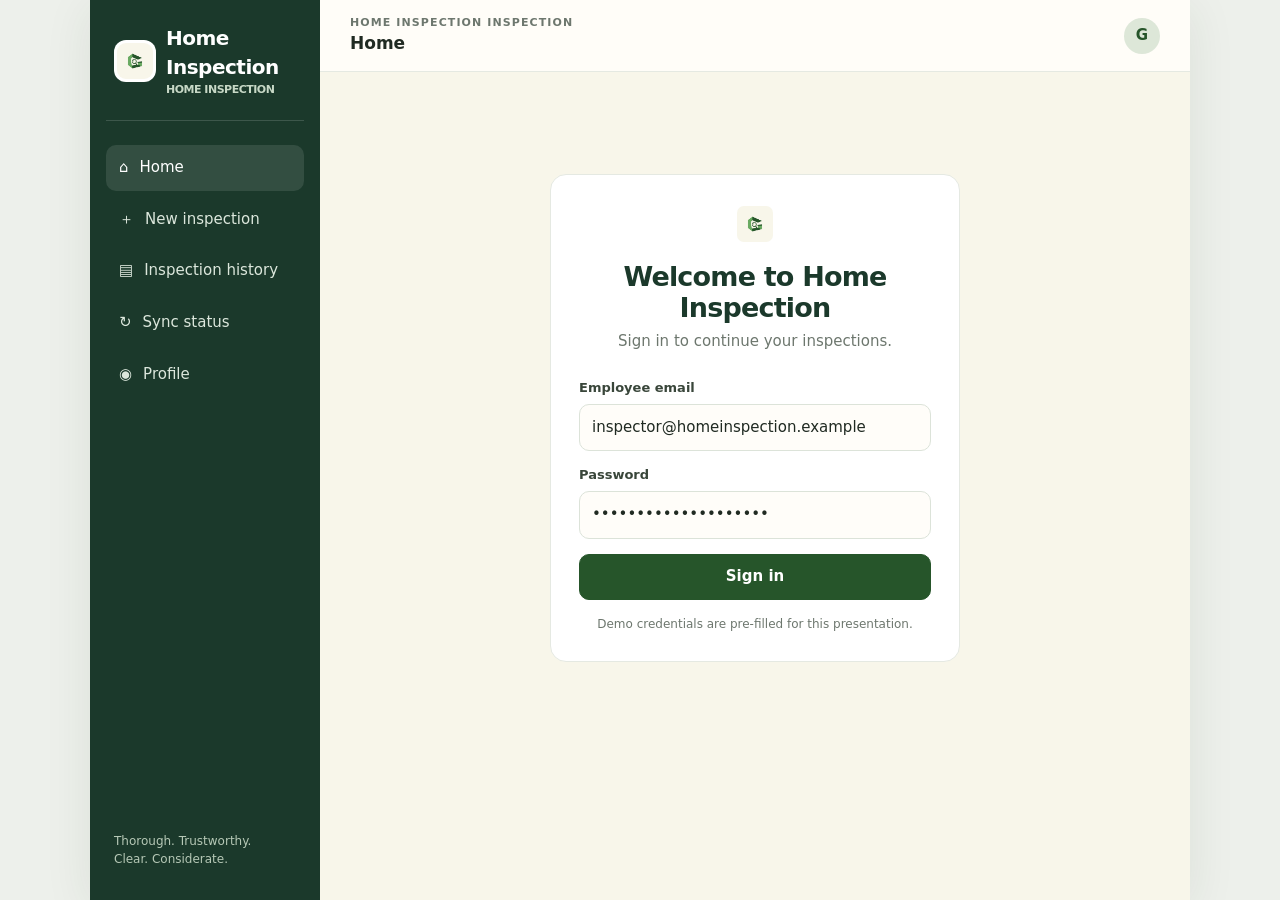
<file: Home_Inspection_Clickable_Prototype_v2.html>
<!doctype html>
<html lang="en">
<head>
<meta charset="utf-8">
<meta name="viewport" content="width=device-width, initial-scale=1">
<title>Home Inspection — Home Inspection Prototype</title>
<style>
:root{--green:#26552a;--fresh:#69aa61;--deep:#1b392b;--cream:#f8f6ea;--sage:#dde7d8;--ink:#202a22;--muted:#6d776e;--line:#e5e9e2;--white:#fff;--warn:#fff3d8}
*{box-sizing:border-box} body{margin:0;background:#edf0eb;color:var(--ink);font:15px/1.45 Inter,ui-sans-serif,system-ui,-apple-system,BlinkMacSystemFont,"Segoe UI",sans-serif}
button,input,textarea,select{font:inherit} button{cursor:pointer}
.shell{max-width:1100px;margin:0 auto;min-height:100vh;display:grid;grid-template-columns:230px 1fr;background:var(--cream);box-shadow:0 8px 45px #24362416}
.sidebar{background:var(--deep);color:white;padding:24px 16px;display:flex;flex-direction:column;gap:24px}
.brand{display:flex;align-items:center;gap:10px;padding:0 8px 22px;border-bottom:1px solid #ffffff26}
.brand img{width:42px;height:42px;object-fit:contain;background:#fff;border-radius:12px;padding:3px}
.brand-name{font-size:20px;font-weight:750;letter-spacing:-.5px}.brand-sub{font-size:11px;color:#c7d8c6}
.nav{display:grid;gap:6px}.nav button{border:0;background:transparent;color:#dce7dc;text-align:left;padding:12px 13px;border-radius:10px;display:flex;gap:11px;align-items:center}.nav button.active,.nav button:hover{background:#ffffff1b;color:white}
.side-foot{margin-top:auto;font-size:12px;color:#b6c8b6;padding:8px}
.main{min-width:0}.topbar{height:72px;border-bottom:1px solid var(--line);display:flex;align-items:center;justify-content:space-between;padding:0 30px;background:#fffdf8}
.eyebrow{font-size:11px;text-transform:uppercase;letter-spacing:1.1px;color:var(--muted);font-weight:700}.top-title{font-size:17px;font-weight:700}.avatar{width:36px;height:36px;background:var(--sage);border-radius:50%;display:grid;place-items:center;color:var(--green);font-weight:800}
.content{padding:30px;max-width:900px;margin:auto}.screen{display:none}.screen.active{display:block}
h1{font-size:28px;letter-spacing:-.8px;line-height:1.15;margin:0 0 8px;color:var(--deep)}h2{font-size:19px;letter-spacing:-.3px;margin:0 0 6px;color:var(--deep)}p{margin:0;color:var(--muted)}.intro{margin-bottom:24px}
.btn{border:1px solid var(--line);background:white;color:var(--deep);border-radius:10px;padding:11px 15px;font-weight:650;min-height:44px}.btn.primary{background:var(--green);border-color:var(--green);color:white}.btn.soft{background:var(--sage);border-color:var(--sage);color:var(--green)}.btn:focus-visible,input:focus-visible,textarea:focus-visible,select:focus-visible{outline:3px solid #9bc98f;outline-offset:2px}
.row{display:flex;gap:10px;align-items:center;flex-wrap:wrap}.between{justify-content:space-between}.grid2{display:grid;grid-template-columns:repeat(2,minmax(0,1fr));gap:14px}.card{background:white;border:1px solid var(--line);border-radius:16px;padding:20px;margin-bottom:16px}.stat{font-size:28px;font-weight:800;color:var(--deep);letter-spacing:-1px}.stat-label{font-size:13px;color:var(--muted);margin-top:4px}
.field{display:grid;gap:6px;margin-bottom:15px}.field label{font-size:13px;font-weight:700;color:#39463a}.field input,.field textarea,.field select{width:100%;border:1px solid #dce3d9;border-radius:10px;padding:12px;background:#fffdf9;color:var(--ink);min-height:46px}.field textarea{min-height:110px;resize:vertical}
.list{display:grid;gap:10px}.item{display:flex;align-items:center;justify-content:space-between;gap:12px;border:1px solid var(--line);border-radius:12px;padding:14px;background:white}.item-main{min-width:0}.item-title{font-weight:700}.item-sub{font-size:12px;color:var(--muted);margin-top:3px}.pill{display:inline-flex;align-items:center;padding:5px 9px;border-radius:99px;font-size:11px;font-weight:750;background:var(--sage);color:var(--green);white-space:nowrap}.pill.amber{background:var(--warn);color:#7a5b14}
.room-grid{display:grid;grid-template-columns:repeat(3,minmax(0,1fr));gap:12px}.room{border:1px solid var(--line);border-radius:13px;background:#fff;padding:15px;text-align:left;min-height:100px;color:var(--ink)}.room.selected{border:2px solid var(--fresh);background:#f1f7ee;padding:14px}.room-icon{font-size:22px;margin-bottom:8px}.room-name{font-weight:700}.room-count{font-size:12px;color:var(--muted);margin-top:3px}
.photo-area{border:1.5px dashed #b8c8b3;background:#f5f8f2;border-radius:14px;padding:25px;text-align:center}.photo-symbol{font-size:30px;margin-bottom:8px}.photo-preview{display:flex;gap:8px;flex-wrap:wrap;margin-top:12px}.thumb{width:74px;height:74px;border-radius:10px;background:linear-gradient(135deg,#dfe8d8,#f7f1df);display:grid;place-items:center;color:var(--green);font-size:12px;font-weight:700;border:1px solid #d7e2d2;overflow:hidden}.thumb img{width:100%;height:100%;object-fit:cover}
.progress{height:7px;border-radius:99px;background:#e8ede5;overflow:hidden;margin:12px 0}.progress span{display:block;height:100%;width:35%;background:var(--fresh);border-radius:99px}
.report-paper{background:#fff;border:1px solid var(--line);border-radius:12px;padding:25px;max-width:650px;margin:0 auto;box-shadow:0 6px 20px #1b392b0b}.report-head{display:flex;justify-content:space-between;align-items:center;border-bottom:2px solid var(--green);padding-bottom:15px;margin-bottom:18px}.report-head img{width:48px;height:48px;object-fit:contain}.report-section{padding:14px 0;border-bottom:1px solid var(--line)}.report-section:last-child{border:0}
.toast{position:fixed;bottom:20px;left:50%;transform:translateX(-50%);background:var(--deep);color:white;padding:12px 18px;border-radius:12px;box-shadow:0 8px 24px #0002;display:none;z-index:10}
.bottomnav{display:none}
@media(max-width:760px){body{background:var(--cream)}.shell{display:block;box-shadow:none}.sidebar{display:none}.topbar{height:62px;padding:0 18px}.content{padding:22px 17px 90px}.grid2{grid-template-columns:repeat(2,minmax(0,1fr));gap:10px}.card{padding:16px}.room-grid{grid-template-columns:repeat(2,minmax(0,1fr))}h1{font-size:25px}.bottomnav{position:fixed;bottom:0;left:0;right:0;display:flex;justify-content:space-around;background:#fff;border-top:1px solid var(--line);padding:8px 4px calc(8px + env(safe-area-inset-bottom));z-index:5}.bottomnav button{border:0;background:transparent;color:var(--muted);font-size:11px;display:grid;justify-items:center;gap:3px;padding:4px 8px}.bottomnav button.active{color:var(--green);font-weight:800}.bottomnav span{font-size:18px}.top-title{font-size:15px}}
 
.ai-refine-card{background:#f5f8f1;border:1px solid #dbe7d5;border-radius:13px;padding:15px;margin:4px 0 20px}
.ai-refine-head{display:flex;align-items:center;justify-content:space-between;gap:12px}
.ai-label{font-size:10px;letter-spacing:1px;font-weight:800;color:var(--green)}
.ai-title{font-size:16px;font-weight:750;color:var(--deep);margin-top:3px}
.ai-spark{width:31px;height:31px;display:grid;place-items:center;border-radius:9px;background:var(--sage);color:var(--green);font-size:19px}
.ai-copy{font-size:12px;margin-top:5px}
.ai-button{margin-top:12px;background:#fff;border-color:#cdddc7;color:var(--green);min-height:39px;padding:8px 12px}
.field-hint,.ai-disclaimer{font-size:11px;color:var(--muted);margin-top:-2px}
.ai-disclaimer{margin-top:8px;line-height:1.4}
.optional{font-weight:500;color:var(--muted);font-size:11px}
.severity-options{display:flex;gap:8px}
.severity-btn{flex:1;min-height:46px;border:1px solid var(--line);border-radius:10px;background:white;font-weight:700;display:flex;align-items:center;justify-content:center;gap:7px}
.severity-dot{width:9px;height:9px;border-radius:50%;background:currentColor}
.severity-low{color:#287348;background:#edf7ef;border-color:#c9e4d0}
.severity-moderate{color:#946000;background:#fff5df;border-color:#f0dba7}
.severity-high{color:#b42318;background:#fff0ee;border-color:#f0c4bf}
.severity-btn.selected{box-shadow:inset 0 0 0 1px currentColor}
.severity-low.selected{background:#d9f0df}
.severity-moderate.selected{background:#ffe9b7}
.severity-high.selected{background:#ffdcd7}
.room-grid{display:none}.room-list{display:grid;grid-template-columns:repeat(2,minmax(0,1fr));gap:9px}
.room-list .room{display:flex;align-items:center;gap:9px;text-align:left;min-height:58px;padding:11px 12px;border:1px solid transparent;border-radius:11px;background:#fff;color:var(--deep)}
.room-list .room.selected{border-color:transparent;background:var(--sage);padding:11px 12px}
.room-check{width:18px;height:18px;border:1.5px solid #d5ddce;border-radius:5px;display:grid;place-items:center;color:transparent;background:#f2f3e7;flex-shrink:0;font-size:11px}
.room.selected .room-check{background:var(--green);border-color:var(--green);color:#fff}
.room-list .room-name{font-size:13px;font-weight:650}
.severity-options{display:flex;gap:8px}.severity-btn{flex:1;min-height:46px;border:1px solid var(--line);border-radius:10px;background:white;color:var(--ink);font-weight:700}.severity-btn.selected{background:var(--sage);border:2px solid var(--green);color:var(--green)}
@media(max-width:390px){.grid2{grid-template-columns:1fr 1fr}.row .btn{flex:1}.room-list{gap:7px}.room-list .room{padding:10px}.room-list .room.selected{padding:9px}}
</style>
</head>
<body>
<div class="shell">
<aside class="sidebar">
  <div class="brand"><img src="[data-uri]" alt="Home Inspection logo"><span class="brand-name">Home Inspection<div class="brand-sub">HOME INSPECTION</div></span></div>
  <nav class="nav">
    <button class="active" data-screen="home">⌂ <span>Home</span></button>
    <button data-screen="property">＋ <span>New inspection</span></button>
    <button data-screen="history">▤ <span>Inspection history</span></button>
    <button data-screen="sync">↻ <span>Sync status</span></button>
    <button data-screen="profile">◉ <span>Profile</span></button>
  </nav>
  <div class="side-foot">Thorough. Trustworthy.<br>Clear. Considerate.</div>
</aside>
<main class="main">
  <header class="topbar"><div class="row" style="gap:12px"><button id="backButton" class="btn" style="display:none;padding:7px 11px;min-height:36px" onclick="goBack()" aria-label="Go back">← Back</button><div><div class="eyebrow">Home Inspection inspection</div><div class="top-title" id="topTitle">Home</div></div></div><button class="avatar" style="border:0" onclick="go('profile')" aria-label="Open profile">G</button></header>
  <div class="content">
    <section class="screen active" id="login">
      <div style="max-width:410px;margin:8vh auto 0">
        <div class="card" style="padding:28px">
          <div style="text-align:center;margin-bottom:26px">
            <div class="brand" style="justify-content:center;border:0;padding:0;margin-bottom:16px"><img src="[data-uri]" alt="Home Inspection logo" style="width:42px;height:42px;object-fit:contain;border-radius:10px;background:white;padding:3px"></div>
            <h1 style="font-size:27px">Welcome to Home Inspection</h1>
            <p style="margin-top:8px">Sign in to continue your inspections.</p>
          </div>
          <div class="field"><label for="loginEmail">Employee email</label><input id="loginEmail" type="email" value="inspector@homeinspection.example" autocomplete="username"></div>
          <div class="field"><label for="loginPassword">Password</label><input id="loginPassword" type="password" value="home-inspection-demo" autocomplete="current-password"></div>
          <button class="btn primary" style="width:100%" onclick="demoLogin()">Sign in</button>
          <p style="font-size:12px;text-align:center;margin-top:16px">Demo credentials are pre-filled for this presentation.</p>
        </div>
      </div>
    </section>
    <section class="screen" id="home">
      <div class="intro"><div class="eyebrow">EMPLOYEE WORKSPACE</div><h1>Good afternoon.</h1><p>What would you like to do?</p></div>
      <div class="card" style="background:#f1f6ed;padding:24px">
        <h2>New inspection</h2><p style="margin:6px 0 18px">Create an inspection for a client property.</p>
        <button class="btn primary" onclick="go('property')">＋ Start inspection</button>
      </div>
      <div class="row between" style="margin:26px 0 12px"><h2>Continue inspection</h2><button class="btn" onclick="go('history')">View history</button></div>
      <div class="item"><div class="item-main"><div class="item-title">Lakshmi Residency · Flat 302</div><div class="item-sub">Priya Reddy · Draft saved today</div></div><button class="btn primary" onclick="go('rooms')">Continue</button></div>
      <div class="row between" style="margin:26px 0 12px"><h2>Recent inspection</h2></div>
      <div class="item"><div class="item-main"><div class="item-title">Green Park · Villa 8</div><div class="item-sub">Completed 18 Oct · Report ready</div></div><span class="pill">Completed</span></div>
    </section>
    <section class="screen" id="property">
      <div class="intro"><div class="eyebrow">NEW INSPECTION · STEP 1 OF 4</div><h1>Property details</h1><p>Start with the client and property information.</p></div>
      <div class="card">
        <div class="field"><label for="client">Client name *</label><input id="client" placeholder="e.g. Priya Reddy" value="Priya Reddy"></div>
        <div class="grid2"><div class="field"><label for="phone">Phone number</label><input id="phone" placeholder="+91 98765 43210" value="+91 98765 43210"></div><div class="field"><label for="date">Inspection date</label><input id="date" type="date" value="2026-10-19"></div></div>
        <div class="field"><label for="address">Property address *</label><textarea id="address" placeholder="Full property address">Lakshmi Residency, 3rd Floor, Guntur, Andhra Pradesh</textarea></div>
        <div class="grid2"><div class="field"><label for="type">Property type</label><select id="type"><option>Apartment</option><option>Independent house</option><option>Villa</option><option>Commercial</option></select></div><div class="field"><label for="unit">Unit / flat number</label><input id="unit" value="Flat 302"></div></div>
        <div class="field"><label for="notes">General notes (optional)</label><textarea id="notes" placeholder="Anything to note before starting…"></textarea></div>
        <div class="row between"><button class="btn" onclick="go('home')">Cancel</button><button class="btn primary" onclick="saveProperty()">Continue to rooms →</button></div>
      </div>
    </section>
    <section class="screen" id="rooms">
      <div class="intro"><div class="eyebrow">INSPECTION · STEP 2 OF 4</div><h1>Select rooms</h1><p>Choose the areas included in this inspection.</p></div>
      <div class="row between" style="margin-bottom:14px"><span class="pill" id="roomCount">5 rooms selected</span><button class="btn" onclick="toggleAll()">Select all</button></div>
      <div class="room-list" id="roomGrid">
        <button class="room selected" data-room="Living room" onclick="toggleRoom(this)"><span class="room-check">✓</span><span class="room-name">Living room</span></button>
        <button class="room selected" data-room="Kitchen" onclick="toggleRoom(this)"><span class="room-check">✓</span><span class="room-name">Kitchen</span></button>
        <button class="room selected" data-room="Bedrooms" onclick="toggleRoom(this)"><span class="room-check">✓</span><span class="room-name">Bedrooms</span></button>
        <button class="room selected" data-room="Bathrooms" onclick="toggleRoom(this)"><span class="room-check">✓</span><span class="room-name">Bathrooms</span></button>
        <button class="room selected" data-room="Exterior" onclick="toggleRoom(this)"><span class="room-check">✓</span><span class="room-name">Exterior</span></button>
        <button class="room" data-room="Sit-out / balcony" onclick="toggleRoom(this)"><span class="room-check">✓</span><span class="room-name">Sit-out / balcony</span></button>
        <button class="room" data-room="Roof / terrace" onclick="toggleRoom(this)"><span class="room-check">✓</span><span class="room-name">Roof / terrace</span></button>
        <button class="room" data-room="Electrical" onclick="toggleRoom(this)"><span class="room-check">✓</span><span class="room-name">Electrical</span></button>
        <button class="room" data-room="Plumbing" onclick="toggleRoom(this)"><span class="room-check">✓</span><span class="room-name">Plumbing</span></button>
        <button class="room" data-room="Custom room" onclick="toggleRoom(this)"><span class="room-check">✓</span><span class="room-name">Custom room</span></button>
      </div>
      <div class="row" style="margin:14px 0 22px"><button class="btn" onclick="addRoom()">＋ Add custom room</button><input id="customRoom" placeholder="Custom room name" style="flex:1;min-width:130px;border:1px solid var(--line);border-radius:10px;padding:11px;background:white"></div>
      <div class="card"><h2>Inspection progress</h2><div class="progress"><span style="width:35%"></span></div><p>Room selection can be changed later.</p></div>
      <div class="row between"><button class="btn" onclick="go('property')">← Back</button><button class="btn primary" onclick="go('capture')">Start inspection →</button></div>
    </section>
    <section class="screen" id="capture">
      <div class="intro"><div class="eyebrow">INSPECTION · STEP 3 OF 4</div><h1>Capture a finding</h1><p>Document what you observe. Photos stay attached to the finding.</p></div>
      <div class="card">
        <div class="field"><label for="roomSelect">Room / area</label><select id="roomSelect"><option>Living room</option><option>Kitchen</option><option>Bedroom 1</option><option>Bathroom</option><option>Balcony / sit-out</option><option>Electrical</option></select></div>
        <div class="field"><label for="roughNotes">What did you observe?</label><textarea id="roughNotes" placeholder="Quickly note what you see at the site…">Fine crack visible at the right side of the living room window.</textarea><div class="field-hint">Your original site note stays unchanged.</div></div>
        <div class="ai-refine-card">
          <div class="ai-refine-head"><div><div class="ai-label">AI WRITING ASSISTANT</div><div class="ai-title">Technical description</div></div><span class="ai-spark">✦</span></div>
          <p class="ai-copy">Turn your quick note into a clearer, more professional description.</p>
          <button type="button" class="btn ai-button" onclick="refineObservation()">✦ Refine with AI</button>
          <div class="field" style="margin:13px 0 0"><label for="refinedNotes">Refined description <span class="optional">(editable)</span></label><textarea id="refinedNotes" placeholder="The refined technical description will appear here…" rows="4"></textarea></div>
          <div class="ai-disclaimer">Review the refined text for accuracy before including it in the report.</div>
        </div>
        <div class="field"><label>Severity</label><div class="severity-options"><button type="button" class="severity-btn severity-low" data-severity="Low" onclick="chooseSeverity(this)"><span class="severity-dot"></span>Low</button><button type="button" class="severity-btn severity-moderate selected" data-severity="Moderate" onclick="chooseSeverity(this)"><span class="severity-dot"></span>Moderate</button><button type="button" class="severity-btn severity-high" data-severity="High" onclick="chooseSeverity(this)"><span class="severity-dot"></span>High</button></div></div>
        <div class="photo-area"><div class="photo-symbol">▧</div><h2>Add photos</h2><p>Capture or choose multiple photos for this finding.</p><div class="row" style="justify-content:center;margin-top:14px"><label class="btn primary" for="photos">＋ Add photos</label><input id="photos" type="file" accept="image/*" capture="environment" multiple style="display:none" onchange="showPhotos(this)"></div><div class="photo-preview" id="photoPreview"></div></div>
        
        <div class="row between"><button class="btn" onclick="go('rooms')">← Rooms</button><div class="row"><button class="btn soft" onclick="toast('Draft saved on this demo screen.')">Save draft</button><button class="btn primary" onclick="saveFinding()">Save finding</button></div></div>
      </div>
    </section>
    <section class="screen" id="review">
      <div class="intro"><div class="eyebrow">INSPECTION · STEP 4 OF 4</div><h1>Review report</h1><p>Check your notes and findings before preparing the report.</p></div>
      <div class="card"><div class="row between"><div><h2 id="reviewProperty">Lakshmi Residency · Flat 302</h2><p id="reviewClient">Client: Priya Reddy</p></div><span class="pill amber">Draft</span></div><div class="progress"><span style="width:75%"></span></div><p>3 of 4 steps completed</p></div>
      <div class="row between" style="margin:20px 0 12px"><h2>Findings</h2><button class="btn" onclick="go('capture')">＋ Add finding</button></div>
      <div id="findingList" class="list"><div class="item"><div class="item-main"><div class="item-title">Hairline crack near window</div><div class="item-sub">Living room · Walls & finishes · 2 photos</div></div><span class="pill">Observation</span></div><div class="item"><div class="item-main"><div class="item-title">Water mark under sink</div><div class="item-sub">Kitchen · Water / plumbing · 3 photos</div></div><span class="pill amber">Moderate</span></div></div>
      <div class="card" style="margin-top:16px"><h2>Before finalizing</h2><p style="margin:8px 0 14px">Confirm the property details, room coverage, photos and recommendations are accurate.</p><label style="display:flex;gap:10px;align-items:flex-start"><input type="checkbox" id="confirm" style="margin-top:4px"> <span>I have reviewed the inspection details and findings.</span></label></div>
      <div class="row between"><button class="btn" onclick="go('rooms')">← Back</button><div class="row"><button class="btn soft" onclick="go('report')">Preview PDF</button><button class="btn primary" onclick="prepareReport()">Finalize report</button></div></div>
    </section>
    <section class="screen" id="report">
      <div class="intro"><div class="eyebrow">REPORT PREVIEW</div><h1>Ready to share</h1><p>Preview a clean client-facing report. This is a visual demo, not a generated PDF.</p></div>
      <div class="report-paper">
        <div class="report-head"><div><div class="eyebrow">PROPERTY INSPECTION REPORT</div><h2 id="pdfProperty" style="margin-top:5px">Lakshmi Residency · Flat 302</h2><p id="pdfDate">19 October 2026</p></div><img src="[data-uri]" alt="Home Inspection logo"></div>
        <div class="report-section"><div class="eyebrow">PREPARED FOR</div><strong id="pdfClient">Priya Reddy</strong><p id="pdfAddress" style="margin-top:4px">Lakshmi Residency, Guntur, Andhra Pradesh</p></div>
        <div class="report-section"><div class="row between"><h2>Inspection summary</h2><span class="pill">Demo data</span></div><p style="margin-top:7px">Areas reviewed: <strong id="pdfRooms">6</strong> · Findings recorded: <strong id="pdfFindings">3</strong></p></div>
        <div class="report-section"><h2>Key observations</h2><p style="margin:7px 0">• Hairline crack near window — Living room</p><p>• Water mark under sink — Kitchen</p></div>
        <div class="report-section"><h2>Important note</h2><p>This report records visible observations at the time of inspection. Findings should be interpreted within the agreed scope of inspection.</p></div>
        <div class="report-section"><p style="font-size:12px">Home Inspection · Thorough. Trustworthy. Clear. Considerate.</p></div>
      </div>
      <div class="row" style="justify-content:center;margin-top:20px"><button class="btn" onclick="go('review')">← Edit report</button><button class="btn soft" onclick="toast('Demo: report would be saved on device.')">Save draft</button><button class="btn primary" onclick="shareReport()">Share report ↗</button></div>
    </section>
    <section class="screen" id="history">
      <div class="intro"><div class="eyebrow">YOUR WORK</div><h1>Inspection history</h1><p>Open a previous inspection or continue a draft.</p></div>
      <div class="field"><label for="searchReports">Search reports</label><input id="searchReports" placeholder="Search client or property…" oninput="filterReports()"></div>
      <div class="list" id="historyList">
        <div class="item report-item"><div class="item-main"><div class="item-title">Lakshmi Residency · Flat 302</div><div class="item-sub">Priya Reddy · Today · Draft · Local copy</div></div><button class="btn primary" onclick="go('review')">Open</button></div>
        <div class="item report-item"><div class="item-main"><div class="item-title">Green Park · Villa 8</div><div class="item-sub">Ramesh Kumar · 18 Oct · Completed</div></div><button class="btn" onclick="go('report')">View</button></div>
        <div class="item report-item"><div class="item-main"><div class="item-title">Sai Enclave · Flat 104</div><div class="item-sub">Anjali Rao · 16 Oct · Completed</div></div><button class="btn" onclick="go('report')">View</button></div>
        <div class="item report-item"><div class="item-main"><div class="item-title">Vasavi Towers · Flat 201</div><div class="item-sub">Suresh Babu · 14 Oct · Sync pending</div></div><button class="btn" onclick="go('sync')">Sync</button></div>
      </div>
    </section>
    <section class="screen" id="profile">
      <div class="intro"><div class="eyebrow">ACCOUNT</div><h1>My profile</h1><p>Employee account details.</p></div>
      <div class="card">
        <div class="row" style="gap:14px;margin-bottom:22px"><div class="avatar" style="width:56px;height:56px;font-size:21px">RK</div><div><h2 style="margin-bottom:3px">Ravi Kumar</h2><p>Field Inspector</p></div></div>
        <div class="field"><label>Employee email</label><input value="inspector@homeinspection.example" readonly></div>
        <div class="field"><label>Role</label><input value="Inspection team" readonly></div>
        <div class="field"><label>Device status</label><input value="Offline-ready · Demo" readonly></div>
        <div class="row between"><button class="btn" onclick="go('sync')">Sync status</button><button class="btn primary" onclick="go('login')">Sign out</button></div>
      </div>
    </section>
    <section class="screen" id="sync">
      <div class="intro"><div class="eyebrow">DATA & BACKUP</div><h1>Sync status</h1><p>Your inspection work is kept on this device until it can sync.</p></div>
      <div class="card"><div class="row" style="align-items:flex-start"><div style="font-size:26px">✓</div><div style="flex:1"><h2>Saved on this device</h2><p>Local drafts and photos are available offline in the real app.</p></div><span class="pill">Available</span></div><div class="progress"><span style="width:70%"></span></div><div class="row between"><span class="item-sub">3 items waiting to sync</span><button class="btn primary" onclick="toast('Demo: sync would start when a connection is available.')">Sync now</button></div></div>
      <div class="list"><div class="item"><div class="item-main"><div class="item-title">Inspection report</div><div class="item-sub">Lakshmi Residency · Pending upload</div></div><span class="pill amber">Queued</span></div><div class="item"><div class="item-main"><div class="item-title">Original photos · 8 files</div><div class="item-sub">Waiting for verified upload</div></div><span class="pill amber">Queued</span></div><div class="item"><div class="item-main"><div class="item-title">Previous report</div><div class="item-sub">Green Park · Backup verified</div></div><span class="pill">Synced</span></div></div>
      <div class="card" style="margin-top:18px;background:#f1f6ed"><h2>Photo protection</h2><p style="margin-top:7px">In the planned app, photos will not be removed just because an upload was attempted. Deletion requires a verified backup and retention rules.</p></div>
    </section>
  </div>
  <nav class="bottomnav" id="bottomNav" style="display:none">
    <button class="active" data-screen="home"><span>⌂</span>Home</button>
    <button data-screen="property"><span>＋</span>New</button>
    <button data-screen="history"><span>▤</span>History</button>
    <button data-screen="sync"><span>↻</span>Sync</button>
    <button data-screen="profile"><span>◉</span>Profile</button>
  </nav>
</main>
</div>
<div class="toast" id="toast"></div>
<script>
const titles={login:"Sign in",home:"Home",property:"Property details",rooms:"Select rooms",capture:"Capture finding",review:"Review report",report:"Report preview",history:"Inspection history",sync:"Sync status",profile:"My profile"};
let currentScreen='login', screenStack=[];
function go(id){if(id!==currentScreen)screenStack.push(currentScreen);showScreen(id)}
function showScreen(id){currentScreen=id;document.querySelectorAll('.screen').forEach(s=>s.classList.toggle('active',s.id===id));document.querySelectorAll('[data-screen]').forEach(b=>b.classList.toggle('active',b.dataset.screen===id));document.getElementById('topTitle').textContent=titles[id]||"Home Inspection";document.getElementById('backButton').style.display=['login','home'].includes(id)?'none':'inline-flex';document.getElementById('bottomNav').style.display=id==='login'?'none':'';window.scrollTo({top:0,behavior:'smooth'});}
function goBack(){const prev=screenStack.pop()||'home';showScreen(prev)}
function demoLogin(){showScreen('home');screenStack=[];toast('Signed in to the demo.')}
document.querySelectorAll('[data-screen]').forEach(b=>b.addEventListener('click',()=>go(b.dataset.screen)));
function toast(msg){const t=document.getElementById('toast');t.textContent=msg;t.style.display='block';clearTimeout(window.toastTimer);window.toastTimer=setTimeout(()=>t.style.display='none',2600)}
function saveProperty(){const client=document.getElementById('client').value.trim();const address=document.getElementById('address').value.trim();if(!client||!address){toast('Please enter the client name and property address.');return}document.getElementById('reviewClient').textContent='Client: '+client;document.getElementById('reviewProperty').textContent=(address.split(',')[0]||'Property')+' · '+(document.getElementById('unit').value||'Unit');document.getElementById('pdfClient').textContent=client;document.getElementById('pdfAddress').textContent=address;document.getElementById('pdfProperty').textContent=document.getElementById('reviewProperty').textContent;go('rooms')}
function toggleRoom(btn){btn.classList.toggle('selected');updateRoomCount()}
function updateRoomCount(){const n=document.querySelectorAll('.room.selected').length;document.getElementById('roomCount').textContent=n+' room'+(n===1?'':'s')+' selected';document.getElementById('pdfRooms').textContent=n}
function toggleAll(){const rooms=[...document.querySelectorAll('.room')];const select=rooms.some(r=>!r.classList.contains('selected'));rooms.forEach(r=>r.classList.toggle('selected',select));updateRoomCount()}
function addRoom(){const inp=document.getElementById('customRoom');const name=inp.value.trim();if(!name){toast('Enter a room name first.');return}const b=document.createElement('button');b.className='room selected';b.dataset.room=name;b.onclick=()=>toggleRoom(b);b.innerHTML='<span class="room-check">✓</span><span class="room-name"></span>';b.querySelector('.room-name').textContent=name;document.getElementById('roomGrid').appendChild(b);inp.value='';updateRoomCount();toast('Room added.')}
function showPhotos(input){const area=document.getElementById('photoPreview');area.innerHTML='';[...input.files].forEach(file=>{const url=URL.createObjectURL(file);const box=document.createElement('div');box.className='thumb';const img=document.createElement('img');img.src=url;img.alt=file.name;box.appendChild(img);area.appendChild(box)});if(input.files.length)toast(input.files.length+' photo(s) added to this demo.')}
let selectedSeverity='Moderate';
function chooseSeverity(btn){selectedSeverity=btn.dataset.severity;document.querySelectorAll('.severity-btn').forEach(b=>b.classList.toggle('selected',b===btn))}
function refineObservation(){
  const source=document.getElementById('roughNotes').value.trim();
  if(!source){toast('Enter your site observation first.');return}
  const lower=source.charAt(0).toLowerCase()+source.slice(1);
  const clean=lower.replace(/[.\\s]+$/,'');
  document.getElementById('refinedNotes').value='A visual inspection noted '+clean+'. The observation is limited to the visible condition at the time of inspection; further assessment may be required to determine the cause and extent.';
  toast('Demo refinement added. Please review before using.');
}
function saveFinding(){const note=document.getElementById('roughNotes').value.trim();const refined=document.getElementById('refinedNotes').value.trim();if(!note){toast('Add a short observation first.');return}const displayNote=refined||note;const room=document.getElementById('roomSelect').value;const n=document.getElementById('photos').files.length;const item=document.createElement('div');item.className='item';const main=document.createElement('div');main.className='item-main';const h=document.createElement('div');h.className='item-title';h.textContent=displayNote;const sub=document.createElement('div');sub.className='item-sub';sub.textContent=room+' · '+n+' photo(s)';main.append(h,sub);const pill=document.createElement('span');pill.className='pill';pill.textContent=selectedSeverity;item.append(main,pill);document.getElementById('findingList').prepend(item);document.getElementById('pdfFindings').textContent=document.getElementById('findingList').children.length;go('review');toast('Finding saved in this demo.')}
function prepareReport(){if(!document.getElementById('confirm').checked){toast('Please confirm you reviewed the report.');return}go('report')}
function shareReport(){if(navigator.share){navigator.share({title:'Home Inspection Report',text:'Demo report preview for client review.'}).catch(()=>{})}else{toast('On Android, this action would open the system share sheet.')}} 
function filterReports(){const q=document.getElementById('searchReports').value.toLowerCase();document.querySelectorAll('.report-item').forEach(el=>el.style.display=el.textContent.toLowerCase().includes(q)?'flex':'none')}
</script>
</body>
</html>
</file>
